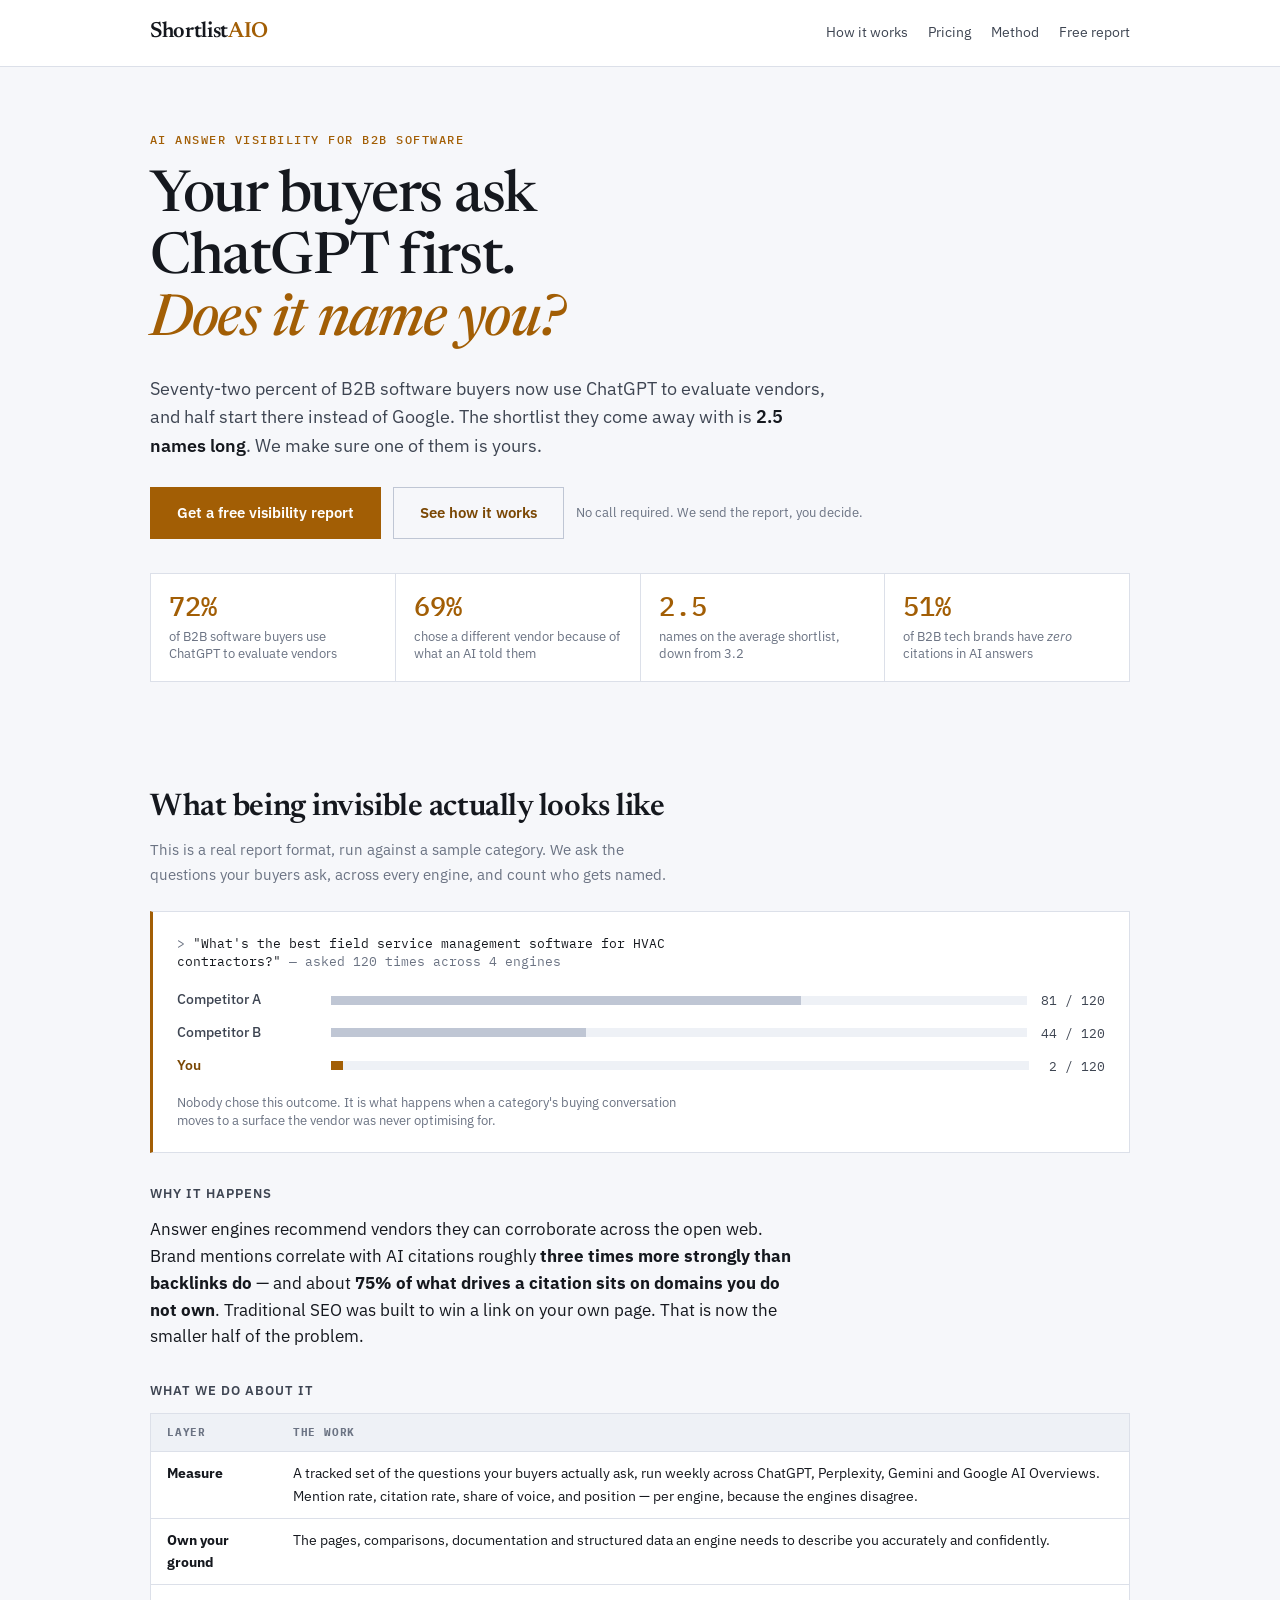
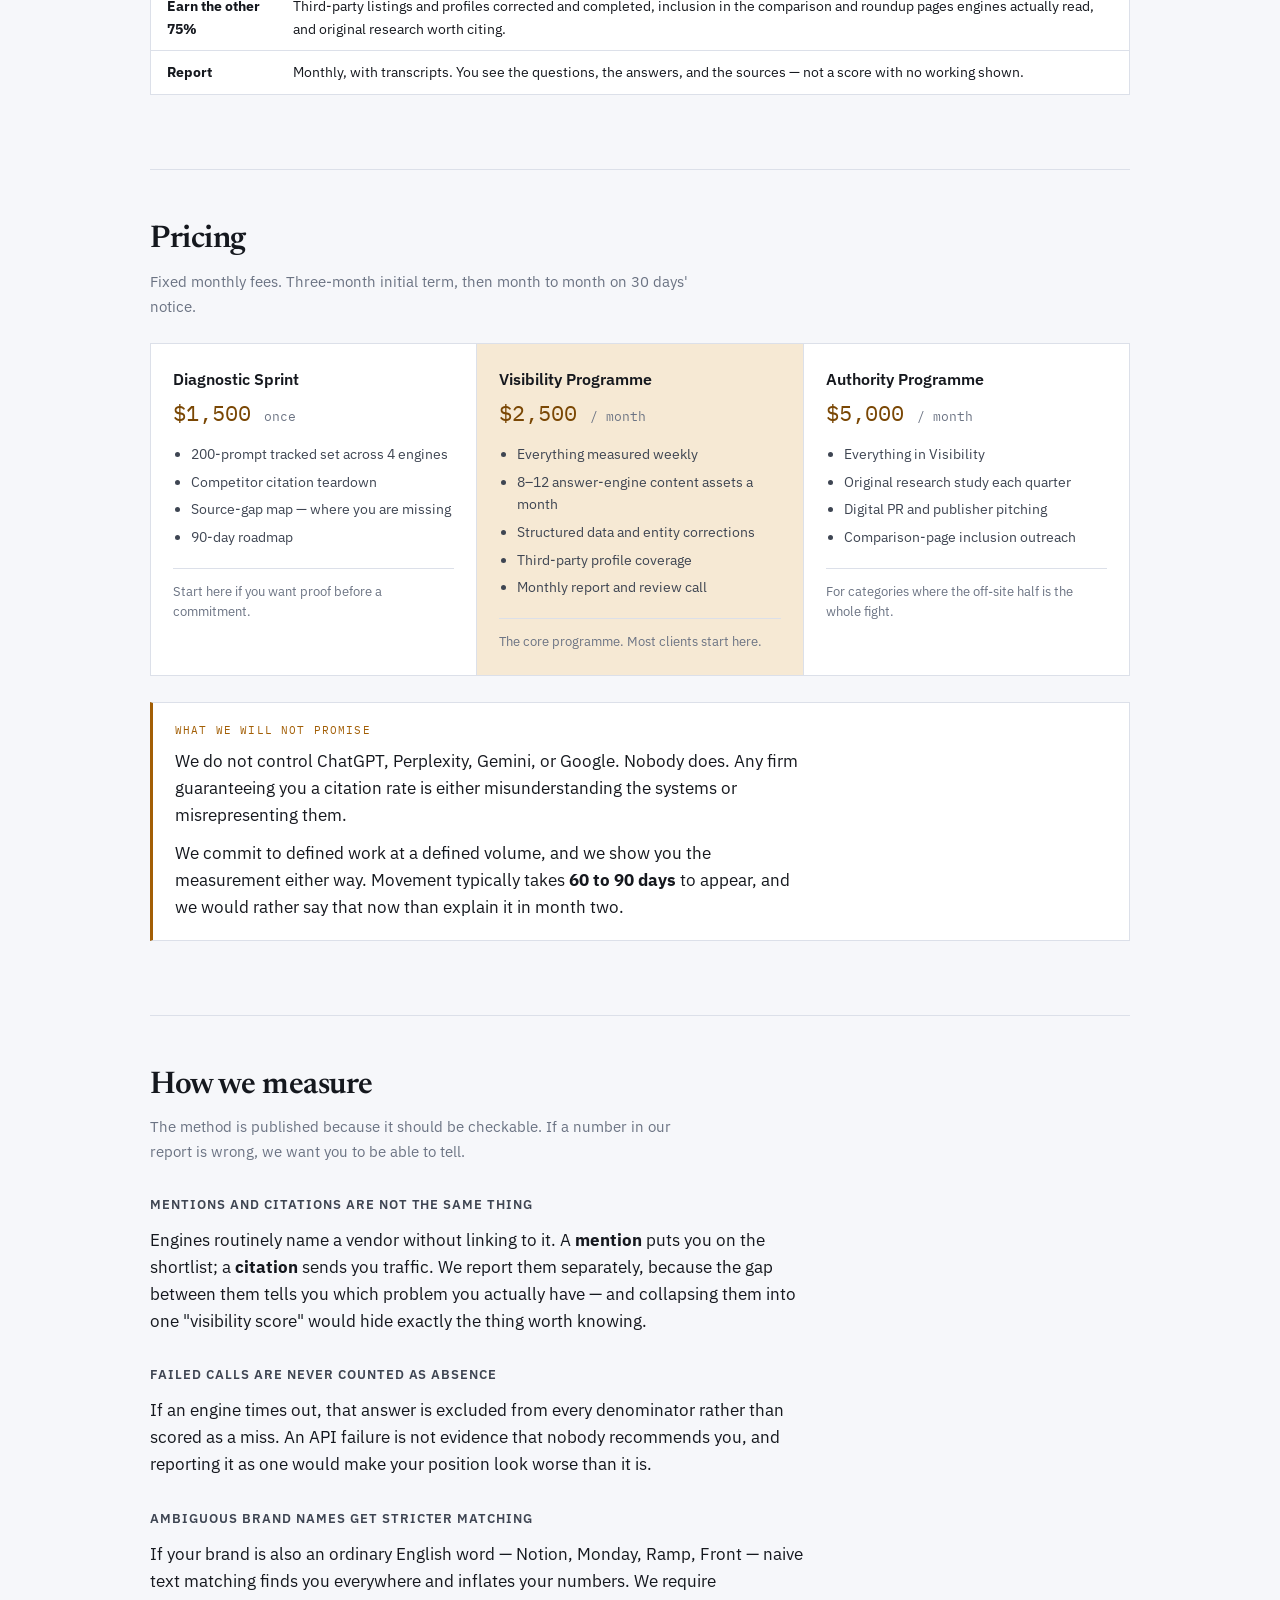
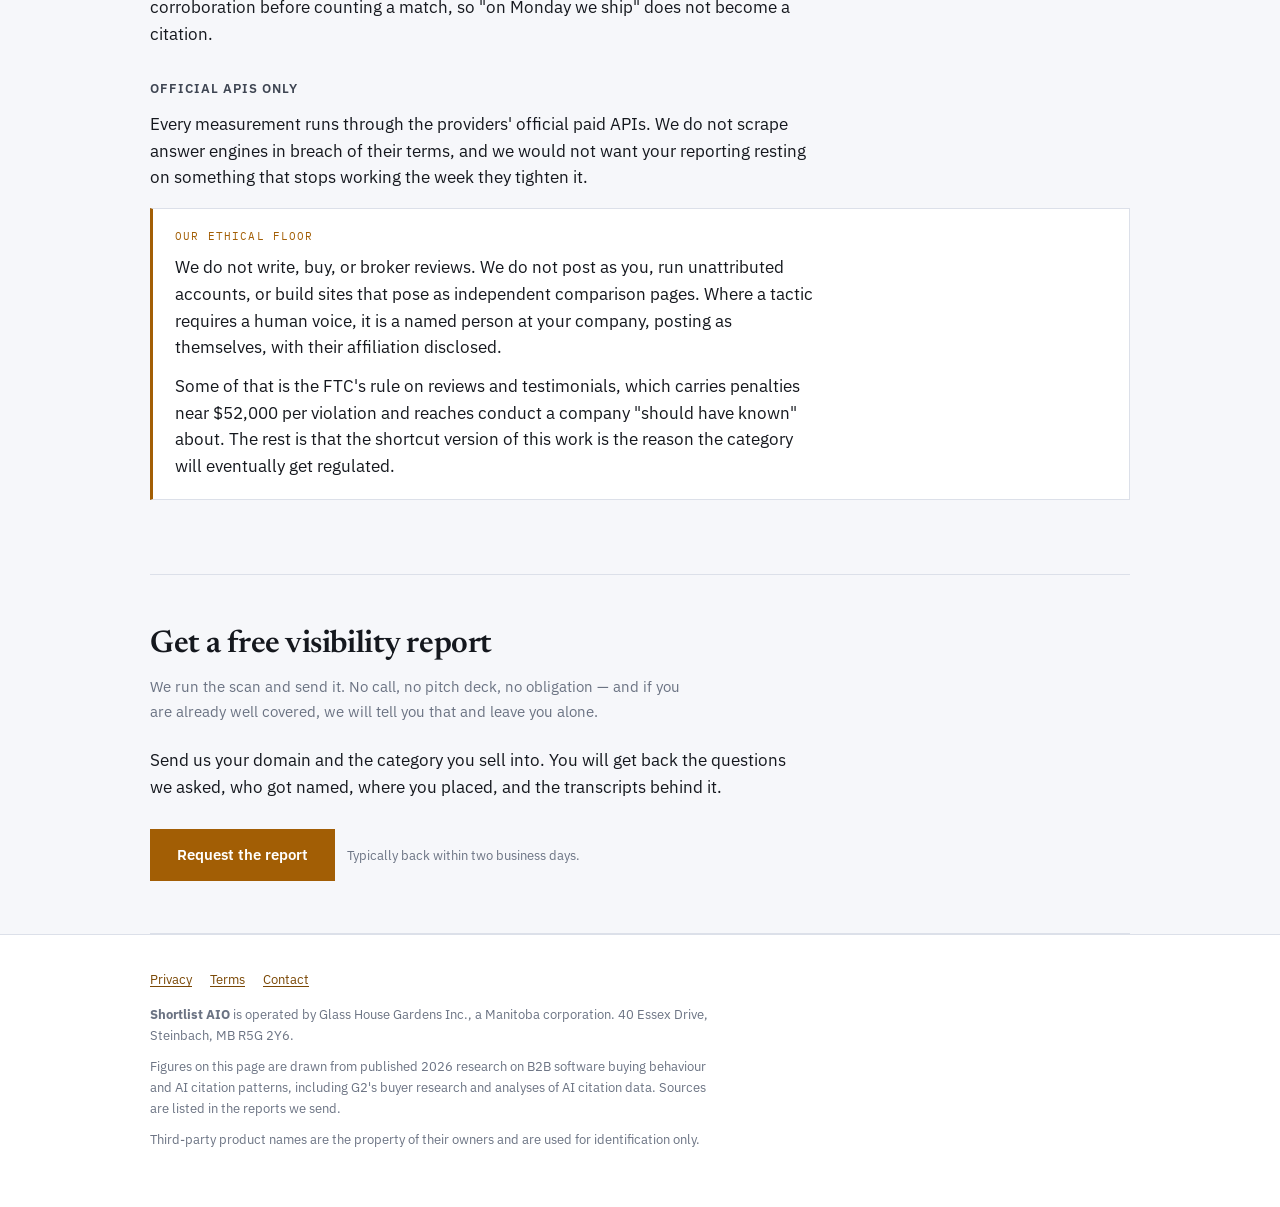
<file: site/index.html>
<!doctype html>
<html lang="en">
<head>
<meta charset="utf-8">
<meta name="viewport" content="width=device-width, initial-scale=1">
<title>Shortlist AIO — get named when buyers ask AI which tool to use</title>
<meta name="description" content="We make B2B software companies the vendor that ChatGPT, Perplexity, Gemini and Google AI Overviews recommend when a buyer asks for the best tool in the category.">
<meta property="og:title" content="Shortlist AIO">
<meta property="og:description" content="Half of B2B tech brands have zero citations in AI answers. We fix that.">
<meta property="og:type" content="website">
<link rel="preconnect" href="https://fonts.googleapis.com">
<link rel="preconnect" href="https://fonts.gstatic.com" crossorigin>
<link rel="stylesheet" href="https://fonts.googleapis.com/css2?family=Newsreader:ital,opsz,wght@0,6..72,400;0,6..72,500;0,6..72,600;1,6..72,400&family=IBM+Plex+Mono:wght@400;500&family=IBM+Plex+Sans:wght@400;500;600&display=swap">
<link rel="stylesheet" href="styles.css">
</head>
<body>

<header class="site"><div class="wrap"><div class="bar">
  <a class="wordmark" href="/">Shortlist<span>AIO</span></a>
  <nav>
    <a href="#how">How it works</a>
    <a href="#pricing">Pricing</a>
    <a href="#method">Method</a>
    <a href="#report">Free report</a>
  </nav>
</div></div></header>

<div class="wrap">

<div class="hero">
  <p class="eyebrow">AI answer visibility for B2B software</p>
  <h1>Your buyers ask ChatGPT first. <em>Does it name you?</em></h1>
  <p class="lede">Seventy-two percent of B2B software buyers now use ChatGPT to evaluate vendors, and half start there instead of Google. The shortlist they come away with is <strong>2.5 names long</strong>. We make sure one of them is yours.</p>

  <div class="actions">
    <a class="btn" href="#report">Get a free visibility report</a>
    <a class="btn ghost" href="#how">See how it works</a>
    <p class="fine">No call required. We send the report, you decide.</p>
  </div>

  <div class="stats">
    <div class="stat"><span class="n">72%</span><span class="l">of B2B software buyers use ChatGPT to evaluate vendors</span></div>
    <div class="stat"><span class="n">69%</span><span class="l">chose a different vendor because of what an AI told them</span></div>
    <div class="stat"><span class="n">2.5</span><span class="l">names on the average shortlist, down from 3.2</span></div>
    <div class="stat"><span class="n">51%</span><span class="l">of B2B tech brands have <em>zero</em> citations in AI answers</span></div>
  </div>
</div>

<section id="how">
  <h2>What being invisible actually looks like</h2>
  <p class="dek">This is a real report format, run against a sample category. We ask the questions your buyers ask, across every engine, and count who gets named.</p>

  <div class="sov">
    <p class="sov-q">&gt; <span>"What's the best field service management software for HVAC contractors?"</span> — asked 120 times across 4 engines</p>
    <div class="row"><span class="nm">Competitor A</span><span class="track"><span class="fill" style="width:67.5%"></span></span><span class="val">81 / 120</span></div>
    <div class="row"><span class="nm">Competitor B</span><span class="track"><span class="fill" style="width:36.7%"></span></span><span class="val">44 / 120</span></div>
    <div class="row"><span class="nm you">You</span><span class="track"><span class="fill you" style="width:1.7%"></span></span><span class="val">2 / 120</span></div>
    <p class="cap">Nobody chose this outcome. It is what happens when a category's buying conversation moves to a surface the vendor was never optimising for.</p>
  </div>

  <h3>Why it happens</h3>
  <p>Answer engines recommend vendors they can corroborate across the open web. Brand mentions correlate with AI citations roughly <strong>three times more strongly than backlinks do</strong> — and about <strong>75% of what drives a citation sits on domains you do not own</strong>. Traditional SEO was built to win a link on your own page. That is now the smaller half of the problem.</p>

  <h3>What we do about it</h3>
  <div class="scroll"><table>
    <thead><tr><th>Layer</th><th>The work</th></tr></thead>
    <tbody>
      <tr><td><strong>Measure</strong></td><td>A tracked set of the questions your buyers actually ask, run weekly across ChatGPT, Perplexity, Gemini and Google AI Overviews. Mention rate, citation rate, share of voice, and position — per engine, because the engines disagree.</td></tr>
      <tr><td><strong>Own your ground</strong></td><td>The pages, comparisons, documentation and structured data an engine needs to describe you accurately and confidently.</td></tr>
      <tr><td><strong>Earn the other 75%</strong></td><td>Third-party listings and profiles corrected and completed, inclusion in the comparison and roundup pages engines actually read, and original research worth citing.</td></tr>
      <tr><td><strong>Report</strong></td><td>Monthly, with transcripts. You see the questions, the answers, and the sources — not a score with no working shown.</td></tr>
    </tbody>
  </table></div>
</section>

<section id="pricing">
  <h2>Pricing</h2>
  <p class="dek">Fixed monthly fees. Three-month initial term, then month to month on 30 days' notice.</p>

  <div class="tiers">
    <div class="tier">
      <h4>Diagnostic Sprint</h4>
      <p class="price">$1,500 <small>once</small></p>
      <ul>
        <li>200-prompt tracked set across 4 engines</li>
        <li>Competitor citation teardown</li>
        <li>Source-gap map — where you are missing</li>
        <li>90-day roadmap</li>
      </ul>
      <p class="who">Start here if you want proof before a commitment.</p>
    </div>
    <div class="tier feature">
      <h4>Visibility Programme</h4>
      <p class="price">$2,500 <small>/ month</small></p>
      <ul>
        <li>Everything measured weekly</li>
        <li>8–12 answer-engine content assets a month</li>
        <li>Structured data and entity corrections</li>
        <li>Third-party profile coverage</li>
        <li>Monthly report and review call</li>
      </ul>
      <p class="who">The core programme. Most clients start here.</p>
    </div>
    <div class="tier">
      <h4>Authority Programme</h4>
      <p class="price">$5,000 <small>/ month</small></p>
      <ul>
        <li>Everything in Visibility</li>
        <li>Original research study each quarter</li>
        <li>Digital PR and publisher pitching</li>
        <li>Comparison-page inclusion outreach</li>
      </ul>
      <p class="who">For categories where the off-site half is the whole fight.</p>
    </div>
  </div>

  <div class="note" style="margin-top:26px">
    <span class="tag">What we will not promise</span>
    <p>We do not control ChatGPT, Perplexity, Gemini, or Google. Nobody does. Any firm guaranteeing you a citation rate is either misunderstanding the systems or misrepresenting them.</p>
    <p>We commit to defined work at a defined volume, and we show you the measurement either way. Movement typically takes <strong>60 to 90 days</strong> to appear, and we would rather say that now than explain it in month two.</p>
  </div>
</section>

<section id="method">
  <h2>How we measure</h2>
  <p class="dek">The method is published because it should be checkable. If a number in our report is wrong, we want you to be able to tell.</p>

  <h3>Mentions and citations are not the same thing</h3>
  <p>Engines routinely name a vendor without linking to it. A <strong>mention</strong> puts you on the shortlist; a <strong>citation</strong> sends you traffic. We report them separately, because the gap between them tells you which problem you actually have — and collapsing them into one "visibility score" would hide exactly the thing worth knowing.</p>

  <h3>Failed calls are never counted as absence</h3>
  <p>If an engine times out, that answer is excluded from every denominator rather than scored as a miss. An API failure is not evidence that nobody recommends you, and reporting it as one would make your position look worse than it is.</p>

  <h3>Ambiguous brand names get stricter matching</h3>
  <p>If your brand is also an ordinary English word — Notion, Monday, Ramp, Front — naive text matching finds you everywhere and inflates your numbers. We require corroboration before counting a match, so "on Monday we ship" does not become a citation.</p>

  <h3>Official APIs only</h3>
  <p>Every measurement runs through the providers' official paid APIs. We do not scrape answer engines in breach of their terms, and we would not want your reporting resting on something that stops working the week they tighten it.</p>

  <div class="note">
    <span class="tag">Our ethical floor</span>
    <p>We do not write, buy, or broker reviews. We do not post as you, run unattributed accounts, or build sites that pose as independent comparison pages. Where a tactic requires a human voice, it is a named person at your company, posting as themselves, with their affiliation disclosed.</p>
    <p>Some of that is the FTC's rule on reviews and testimonials, which carries penalties near $52,000 per violation and reaches conduct a company "should have known" about. The rest is that the shortcut version of this work is the reason the category will eventually get regulated.</p>
  </div>
</section>

<section id="report">
  <h2>Get a free visibility report</h2>
  <p class="dek">We run the scan and send it. No call, no pitch deck, no obligation — and if you are already well covered, we will tell you that and leave you alone.</p>
  <p>Send us your domain and the category you sell into. You will get back the questions we asked, who got named, where you placed, and the transcripts behind it.</p>
  <div class="actions">
    <a class="btn" href="mailto:hello@shortlistaio.com?subject=Free%20visibility%20report&amp;body=Company%20domain%3A%20%0ACategory%20we%20sell%20into%3A%20%0AThree%20competitors%20we%20care%20about%3A%20%0A">Request the report</a>
    <p class="fine">Typically back within two business days.</p>
  </div>
</section>

</div>

<footer class="site"><div class="wrap">
  <nav>
    <a href="/privacy.html">Privacy</a>
    <a href="/terms.html">Terms</a>
    <a href="mailto:hello@shortlistaio.com">Contact</a>
  </nav>
  <p><strong>Shortlist AIO</strong> is operated by Glass House Gardens Inc., a Manitoba corporation. 40 Essex Drive, Steinbach, MB R5G 2Y6.</p>
  <p>Figures on this page are drawn from published 2026 research on B2B software buying behaviour and AI citation patterns, including G2's buyer research and analyses of AI citation data. Sources are listed in the reports we send.</p>
  <p>Third-party product names are the property of their owners and are used for identification only.</p>
</div></footer>

</body>
</html>
</file>
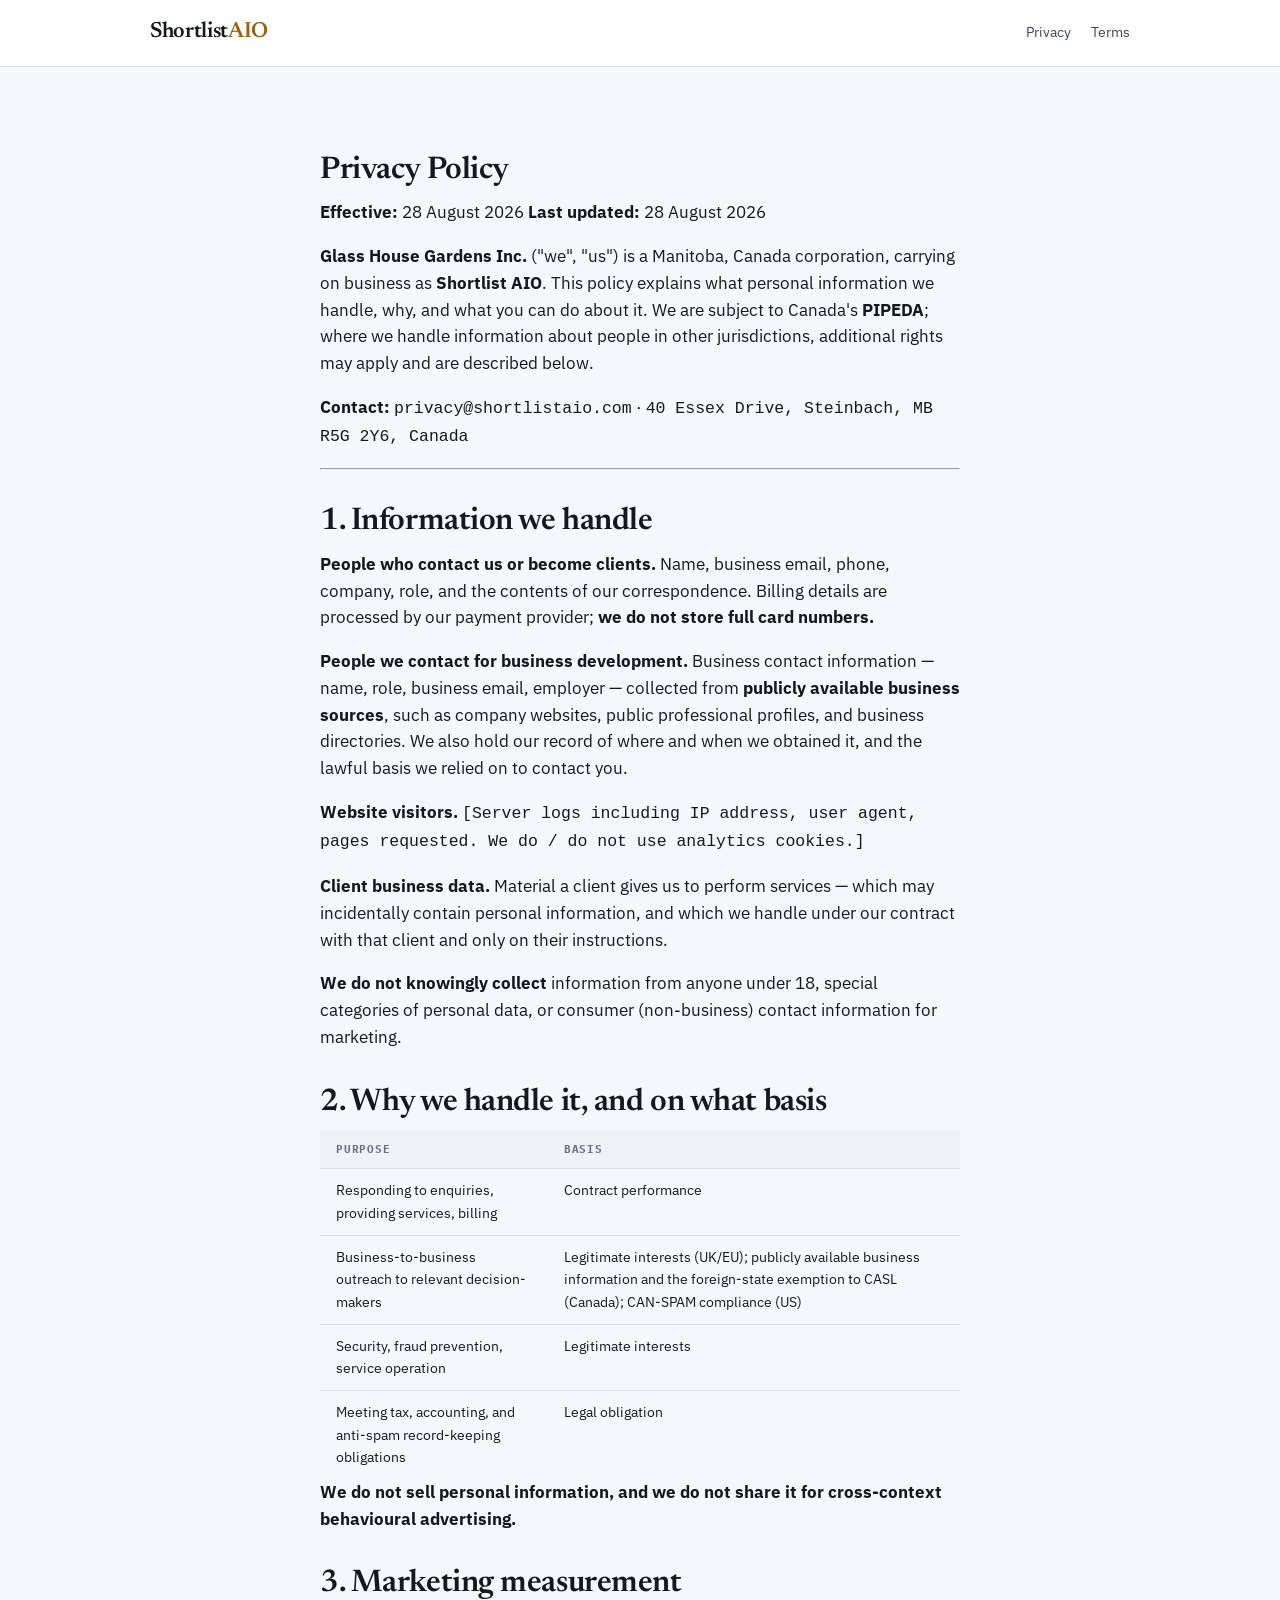
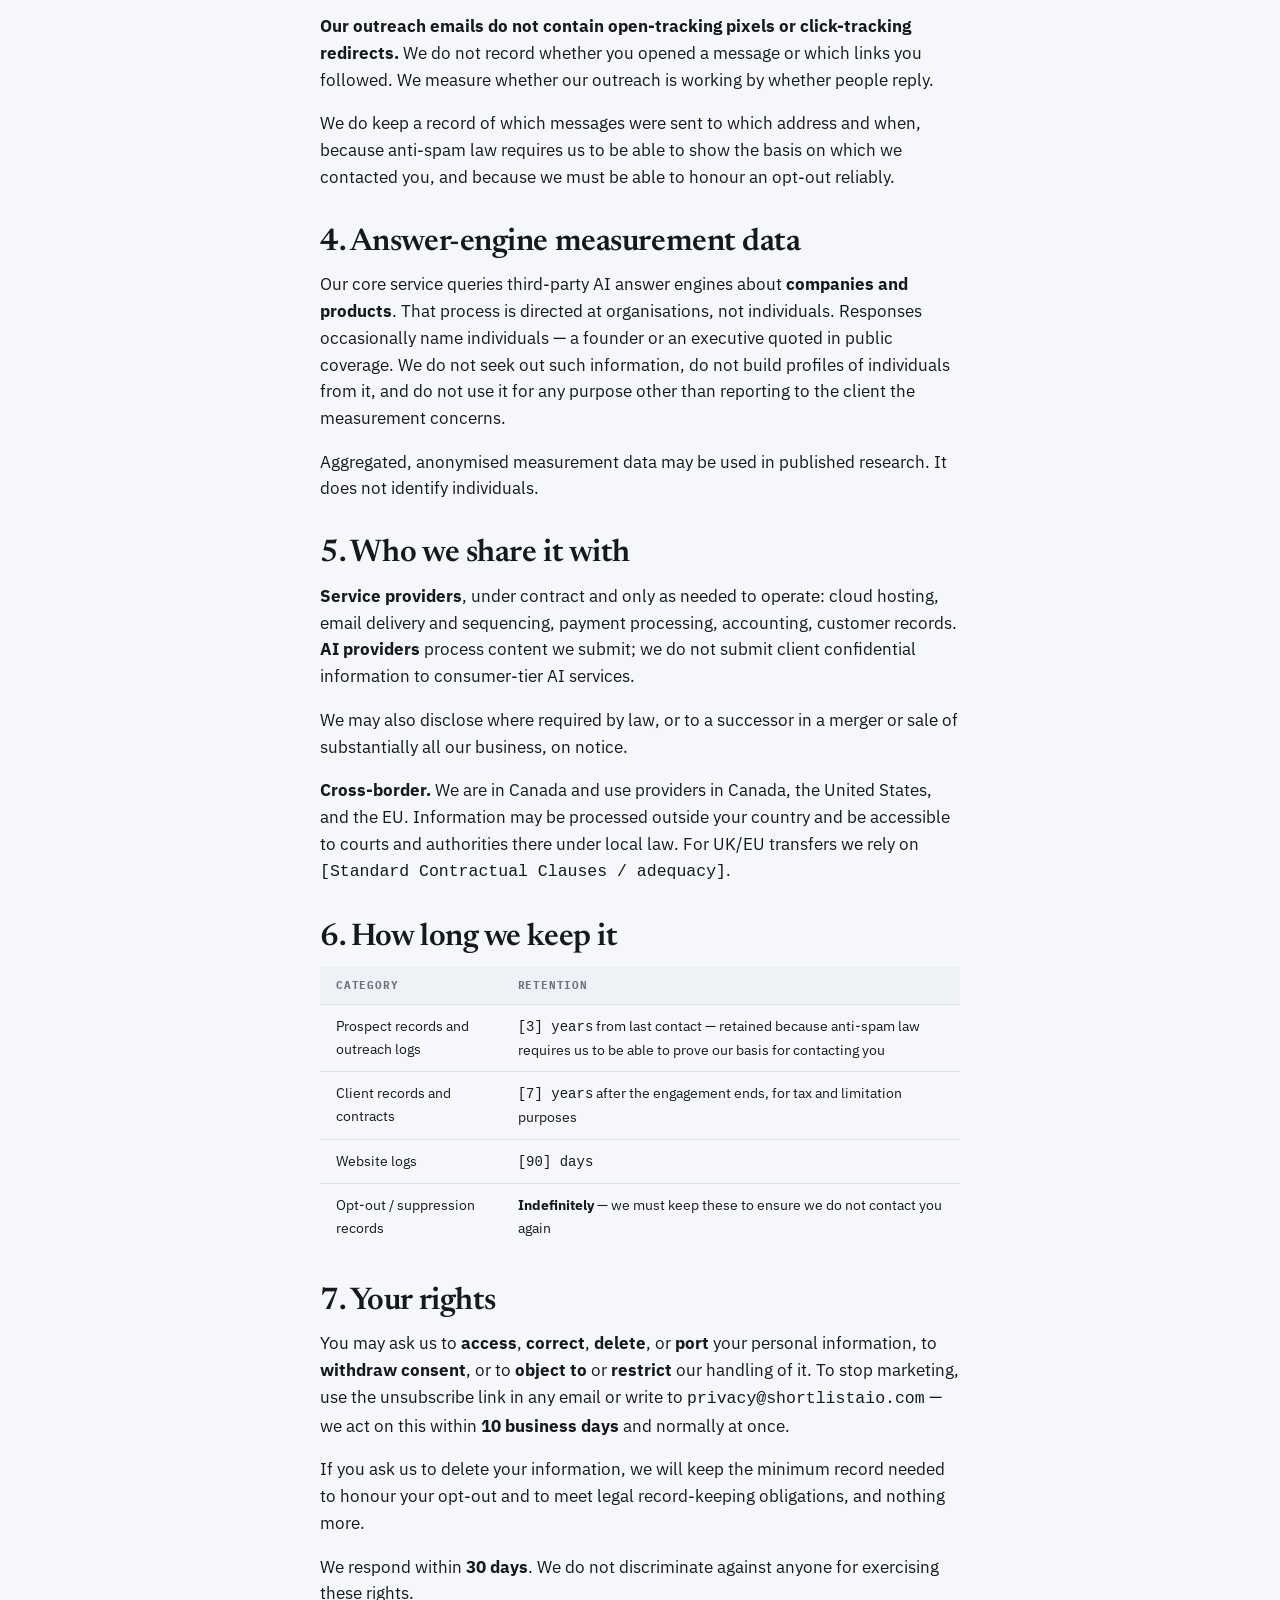
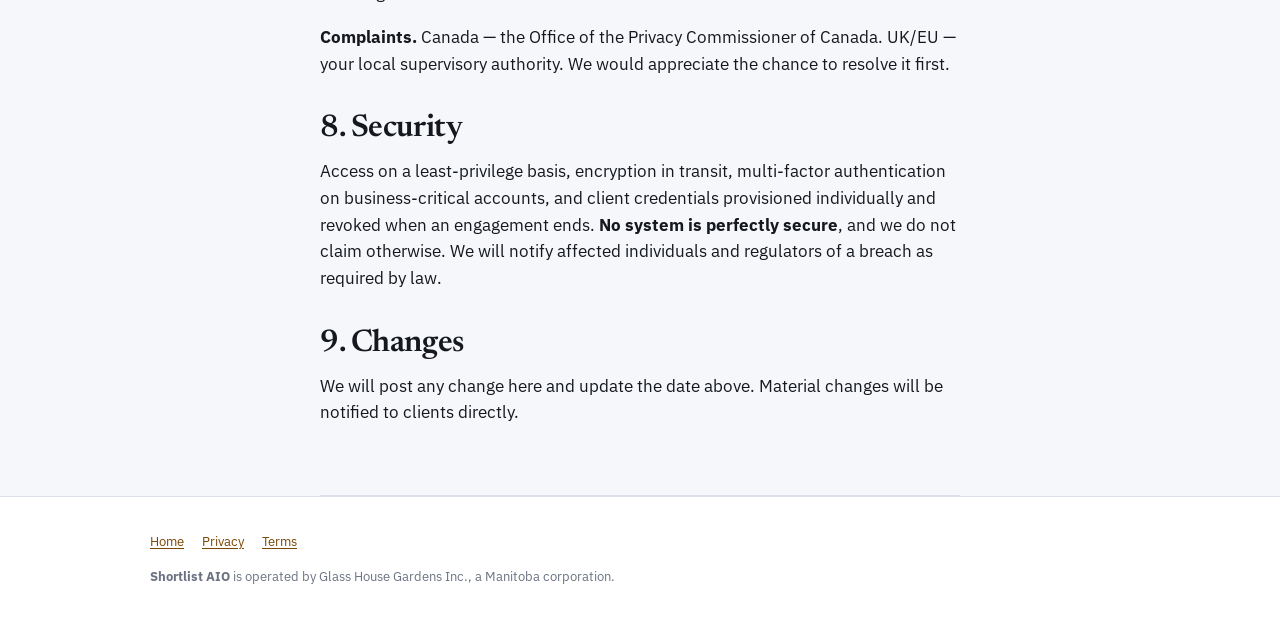
<file: site/privacy.html>
<!doctype html>
<html lang="en">
<head>
<meta charset="utf-8">
<meta name="viewport" content="width=device-width, initial-scale=1">
<title>Privacy Policy — Shortlist AIO</title>
<meta name="robots" content="noindex">
<link rel="preconnect" href="https://fonts.googleapis.com">
<link rel="preconnect" href="https://fonts.gstatic.com" crossorigin>
<link rel="stylesheet" href="https://fonts.googleapis.com/css2?family=Newsreader:opsz,wght@6..72,400;6..72,500;6..72,600&family=IBM+Plex+Mono:wght@400;500&family=IBM+Plex+Sans:wght@400;500;600&display=swap">
<link rel="stylesheet" href="styles.css">
</head>
<body>
<header class="site"><div class="wrap"><div class="bar">
  <a class="wordmark" href="/">Shortlist<span>AIO</span></a>
  <nav><a href="/privacy.html">Privacy</a><a href="/terms.html">Terms</a></nav>
</div></div></header>
<div class="wrap narrow doc">
<section>
<h2>Privacy Policy</h2>
<p><strong>Effective:</strong> 28 August 2026 <strong>Last updated:</strong> 28 August 2026</p>
<p><strong>Glass House Gardens Inc.</strong> ("we", "us") is a Manitoba, Canada corporation, carrying on business as <strong>Shortlist AIO</strong>. This
policy explains what personal information we handle, why, and what you can do
about it. We are subject to Canada's <strong>PIPEDA</strong>; where we handle information
about people in other jurisdictions, additional rights may apply and are
described below.</p>
<p><strong>Contact:</strong> <code>privacy@shortlistaio.com</code> · <code>40 Essex Drive, Steinbach, MB R5G 2Y6, Canada</code></p>
<hr />
<h2>1. Information we handle</h2>
<p><strong>People who contact us or become clients.</strong> Name, business email, phone,
company, role, and the contents of our correspondence. Billing details are
processed by our payment provider; <strong>we do not store full card numbers.</strong></p>
<p><strong>People we contact for business development.</strong> Business contact information —
name, role, business email, employer — collected from <strong>publicly available
business sources</strong>, such as company websites, public professional profiles,
and business directories. We also hold our record of where and when we
obtained it, and the lawful basis we relied on to contact you.</p>
<p><strong>Website visitors.</strong> <code>[Server logs including IP address, user agent, pages
requested. We do / do not use analytics cookies.]</code></p>
<p><strong>Client business data.</strong> Material a client gives us to perform services —
which may incidentally contain personal information, and which we handle under
our contract with that client and only on their instructions.</p>
<p><strong>We do not knowingly collect</strong> information from anyone under 18, special
categories of personal data, or consumer (non-business) contact information
for marketing.</p>
<h2>2. Why we handle it, and on what basis</h2>
<table>
<thead>
<tr>
<th>Purpose</th>
<th>Basis</th>
</tr>
</thead>
<tbody>
<tr>
<td>Responding to enquiries, providing services, billing</td>
<td>Contract performance</td>
</tr>
<tr>
<td>Business-to-business outreach to relevant decision-makers</td>
<td>Legitimate interests (UK/EU); publicly available business information and the foreign-state exemption to CASL (Canada); CAN-SPAM compliance (US)</td>
</tr>
<tr>
<td>Security, fraud prevention, service operation</td>
<td>Legitimate interests</td>
</tr>
<tr>
<td>Meeting tax, accounting, and anti-spam record-keeping obligations</td>
<td>Legal obligation</td>
</tr>
</tbody>
</table>
<p><strong>We do not sell personal information, and we do not share it for
cross-context behavioural advertising.</strong></p>
<h2>3. Marketing measurement</h2>
<p><strong>Our outreach emails do not contain open-tracking pixels or click-tracking
redirects.</strong> We do not record whether you opened a message or which links you
followed. We measure whether our outreach is working by whether people reply.</p>
<p>We do keep a record of which messages were sent to which address and when,
because anti-spam law requires us to be able to show the basis on which we
contacted you, and because we must be able to honour an opt-out reliably.</p>
<h2>4. Answer-engine measurement data</h2>
<p>Our core service queries third-party AI answer engines about <strong>companies and
products</strong>. That process is directed at organisations, not individuals.
Responses occasionally name individuals — a founder or an executive quoted in
public coverage. We do not seek out such information, do not build profiles of
individuals from it, and do not use it for any purpose other than reporting to
the client the measurement concerns.</p>
<p>Aggregated, anonymised measurement data may be used in published research. It
does not identify individuals.</p>
<h2>5. Who we share it with</h2>
<p><strong>Service providers</strong>, under contract and only as needed to operate: cloud
hosting, email delivery and sequencing, payment processing, accounting,
customer records. <strong>AI providers</strong> process content we submit; we do not submit
client confidential information to consumer-tier AI services.</p>
<p>We may also disclose where required by law, or to a successor in a merger or
sale of substantially all our business, on notice.</p>
<p><strong>Cross-border.</strong> We are in Canada and use providers in Canada, the United
States, and the EU. Information may be processed outside your country and be
accessible to courts and authorities there under local law. For UK/EU
transfers we rely on <code>[Standard Contractual Clauses / adequacy]</code>.</p>
<h2>6. How long we keep it</h2>
<table>
<thead>
<tr>
<th>Category</th>
<th>Retention</th>
</tr>
</thead>
<tbody>
<tr>
<td>Prospect records and outreach logs</td>
<td><code>[3] years</code> from last contact — retained because anti-spam law requires us to be able to prove our basis for contacting you</td>
</tr>
<tr>
<td>Client records and contracts</td>
<td><code>[7] years</code> after the engagement ends, for tax and limitation purposes</td>
</tr>
<tr>
<td>Website logs</td>
<td><code>[90] days</code></td>
</tr>
<tr>
<td>Opt-out / suppression records</td>
<td><strong>Indefinitely</strong> — we must keep these to ensure we do not contact you again</td>
</tr>
</tbody>
</table>
<h2>7. Your rights</h2>
<p>You may ask us to <strong>access</strong>, <strong>correct</strong>, <strong>delete</strong>, or <strong>port</strong> your
personal information, to <strong>withdraw consent</strong>, or to <strong>object to</strong> or
<strong>restrict</strong> our handling of it. To stop marketing, use the unsubscribe link
in any email or write to <code>privacy@shortlistaio.com</code> — we act on this within <strong>10
business days</strong> and normally at once.</p>
<p>If you ask us to delete your information, we will keep the minimum record
needed to honour your opt-out and to meet legal record-keeping obligations,
and nothing more.</p>
<p>We respond within <strong>30 days</strong>. We do not discriminate against anyone for
exercising these rights.</p>
<p><strong>Complaints.</strong> Canada — the Office of the Privacy Commissioner of Canada.
UK/EU — your local supervisory authority. We would appreciate the chance to
resolve it first.</p>
<h2>8. Security</h2>
<p>Access on a least-privilege basis, encryption in transit, multi-factor
authentication on business-critical accounts, and client credentials
provisioned individually and revoked when an engagement ends. <strong>No system is
perfectly secure</strong>, and we do not claim otherwise. We will notify affected
individuals and regulators of a breach as required by law.</p>
<h2>9. Changes</h2>
<p>We will post any change here and update the date above. Material changes will
be notified to clients directly.</p>
</section>
</div>
<footer class="site"><div class="wrap">
  <nav><a href="/">Home</a><a href="/privacy.html">Privacy</a><a href="/terms.html">Terms</a></nav>
  <p><strong>Shortlist AIO</strong> is operated by Glass House Gardens Inc., a Manitoba corporation.</p>
</div></footer>
</body>
</html>
</file>
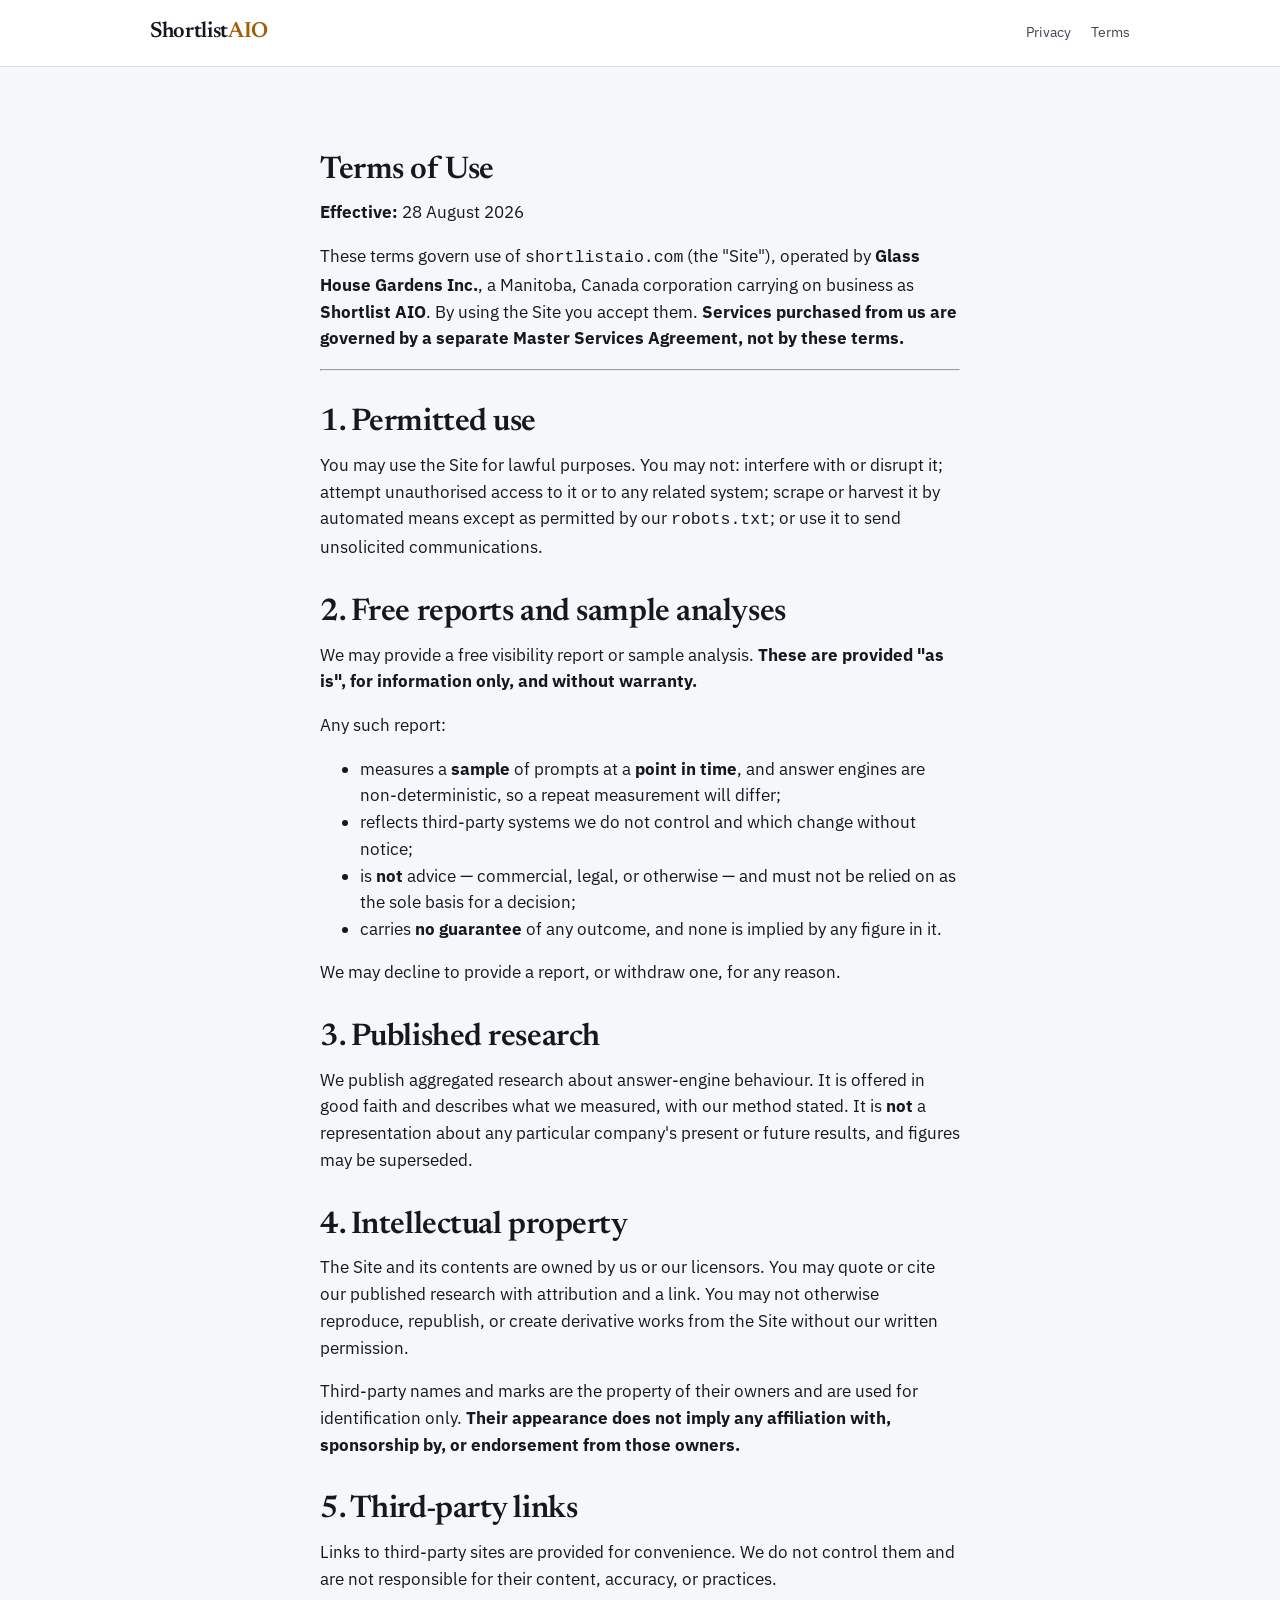
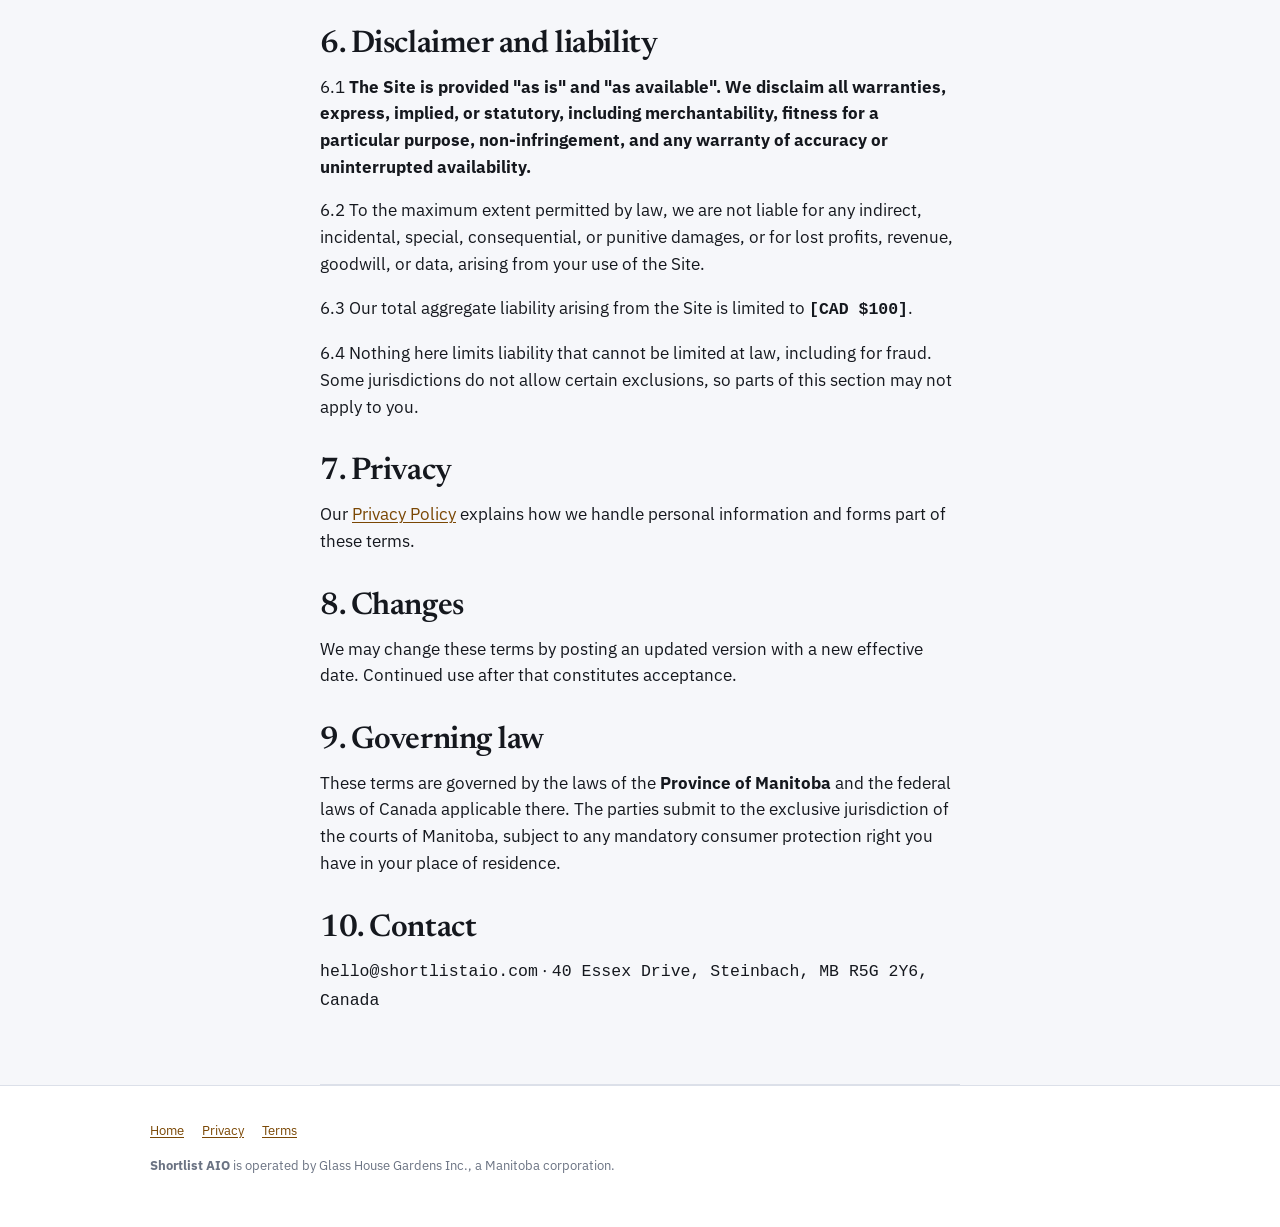
<file: site/terms.html>
<!doctype html>
<html lang="en">
<head>
<meta charset="utf-8">
<meta name="viewport" content="width=device-width, initial-scale=1">
<title>Terms of Use — Shortlist AIO</title>
<meta name="robots" content="noindex">
<link rel="preconnect" href="https://fonts.googleapis.com">
<link rel="preconnect" href="https://fonts.gstatic.com" crossorigin>
<link rel="stylesheet" href="https://fonts.googleapis.com/css2?family=Newsreader:opsz,wght@6..72,400;6..72,500;6..72,600&family=IBM+Plex+Mono:wght@400;500&family=IBM+Plex+Sans:wght@400;500;600&display=swap">
<link rel="stylesheet" href="styles.css">
</head>
<body>
<header class="site"><div class="wrap"><div class="bar">
  <a class="wordmark" href="/">Shortlist<span>AIO</span></a>
  <nav><a href="/privacy.html">Privacy</a><a href="/terms.html">Terms</a></nav>
</div></div></header>
<div class="wrap narrow doc">
<section>
<h2>Terms of Use</h2>
<p><strong>Effective:</strong> 28 August 2026</p>
<p>These terms govern use of <code>shortlistaio.com</code> (the "Site"), operated by <strong>Glass House Gardens Inc.</strong>, a Manitoba, Canada corporation carrying on business as <strong>Shortlist AIO</strong>. By using the Site you
accept them. <strong>Services purchased from us are governed by a separate Master
Services Agreement, not by these terms.</strong></p>
<hr />
<h2>1. Permitted use</h2>
<p>You may use the Site for lawful purposes. You may not: interfere with or
disrupt it; attempt unauthorised access to it or to any related system;
scrape or harvest it by automated means except as permitted by our
<code>robots.txt</code>; or use it to send unsolicited communications.</p>
<h2>2. Free reports and sample analyses</h2>
<p>We may provide a free visibility report or sample analysis. <strong>These are
provided "as is", for information only, and without warranty.</strong></p>
<p>Any such report:</p>
<ul>
<li>measures a <strong>sample</strong> of prompts at a <strong>point in time</strong>, and answer engines are non-deterministic, so a repeat measurement will differ;</li>
<li>reflects third-party systems we do not control and which change without notice;</li>
<li>is <strong>not</strong> advice — commercial, legal, or otherwise — and must not be relied on as the sole basis for a decision;</li>
<li>carries <strong>no guarantee</strong> of any outcome, and none is implied by any figure in it.</li>
</ul>
<p>We may decline to provide a report, or withdraw one, for any reason.</p>
<h2>3. Published research</h2>
<p>We publish aggregated research about answer-engine behaviour. It is offered in
good faith and describes what we measured, with our method stated. It is
<strong>not</strong> a representation about any particular company's present or future
results, and figures may be superseded.</p>
<h2>4. Intellectual property</h2>
<p>The Site and its contents are owned by us or our licensors. You may quote or
cite our published research with attribution and a link. You may not otherwise
reproduce, republish, or create derivative works from the Site without our
written permission.</p>
<p>Third-party names and marks are the property of their owners and are used for
identification only. <strong>Their appearance does not imply any affiliation with,
sponsorship by, or endorsement from those owners.</strong></p>
<h2>5. Third-party links</h2>
<p>Links to third-party sites are provided for convenience. We do not control
them and are not responsible for their content, accuracy, or practices.</p>
<h2>6. Disclaimer and liability</h2>
<p>6.1 <strong>The Site is provided "as is" and "as available". We disclaim all
warranties, express, implied, or statutory, including merchantability, fitness
for a particular purpose, non-infringement, and any warranty of accuracy or
uninterrupted availability.</strong></p>
<p>6.2 To the maximum extent permitted by law, we are not liable for any
indirect, incidental, special, consequential, or punitive damages, or for lost
profits, revenue, goodwill, or data, arising from your use of the Site.</p>
<p>6.3 Our total aggregate liability arising from the Site is limited to
<strong><code>[CAD $100]</code></strong>.</p>
<p>6.4 Nothing here limits liability that cannot be limited at law, including for
fraud. Some jurisdictions do not allow certain exclusions, so parts of this
section may not apply to you.</p>
<h2>7. Privacy</h2>
<p>Our <a href="/privacy">Privacy Policy</a> explains how we handle personal information and
forms part of these terms.</p>
<h2>8. Changes</h2>
<p>We may change these terms by posting an updated version with a new effective
date. Continued use after that constitutes acceptance.</p>
<h2>9. Governing law</h2>
<p>These terms are governed by the laws of the <strong>Province of Manitoba</strong> and the
federal laws of Canada applicable there. The parties submit to the exclusive
jurisdiction of the courts of Manitoba, subject to any mandatory consumer
protection right you have in your place of residence.</p>
<h2>10. Contact</h2>
<p><code>hello@shortlistaio.com</code> · <code>40 Essex Drive, Steinbach, MB R5G 2Y6, Canada</code></p>
</section>
</div>
<footer class="site"><div class="wrap">
  <nav><a href="/">Home</a><a href="/privacy.html">Privacy</a><a href="/terms.html">Terms</a></nav>
  <p><strong>Shortlist AIO</strong> is operated by Glass House Gardens Inc., a Manitoba corporation.</p>
</div></footer>
</body>
</html>
</file>
<file: site/styles.css>
/* Shortlist AIO — site styles.
   One stylesheet shared by every page so the site, the client report, and the
   plan document read as one system. */
:root{
  --paper:#F6F7FA;--surface:#FFF;--surface-2:#EEF1F6;
  --ink:#15181E;--ink-mid:#3E4552;--ink-soft:#6B7383;
  --rule:#DCE0E9;--rule-strong:#BFC6D4;
  --signal:#A25E05;--signal-ink:#7A4704;--signal-wash:#F6E9D4;
  --good:#1D6B4C;--crit:#9E2A2E;
}
@media (prefers-color-scheme:dark){:root{
  --paper:#0E1116;--surface:#161A21;--surface-2:#1D222B;
  --ink:#E9EBF0;--ink-mid:#B6BCC9;--ink-soft:#8A92A1;
  --rule:#262C36;--rule-strong:#39414E;
  --signal:#E5A144;--signal-ink:#F0BE7C;--signal-wash:#2E2413;
  --good:#5CBF92;--crit:#E0797C;
}}
*{box-sizing:border-box}
body{margin:0;background:var(--paper);color:var(--ink);
  font-family:"IBM Plex Sans",system-ui,-apple-system,"Segoe UI",sans-serif;
  font-size:16.5px;line-height:1.62;-webkit-font-smoothing:antialiased}
.wrap{max-width:1060px;margin:0 auto;padding:0 clamp(18px,4vw,40px)}
.narrow{max-width:720px}
a{color:var(--signal-ink);text-decoration:underline;text-underline-offset:2px}
:focus-visible{outline:2px solid var(--signal);outline-offset:2px}

header.site{border-bottom:1px solid var(--rule);background:var(--surface);position:sticky;top:0;z-index:10}
.bar{display:flex;align-items:center;gap:22px;padding:15px 0}
.wordmark{font-family:"Newsreader",Georgia,serif;font-size:22px;font-weight:600;
  letter-spacing:-.015em;margin:0;text-decoration:none;color:var(--ink)}
.wordmark span{color:var(--signal)}
.bar nav{margin-left:auto;display:flex;gap:20px;font-size:14px}
.bar nav a{color:var(--ink-mid);text-decoration:none}
.bar nav a:hover{color:var(--signal-ink)}

h1{font-family:"Newsreader",Georgia,serif;font-weight:500;
  font-size:clamp(2.1rem,5.2vw,3.6rem);line-height:1.07;letter-spacing:-.022em;
  margin:0 0 22px;max-width:18ch;text-wrap:balance}
h1 em{font-style:italic;color:var(--signal)}
h2{font-family:"Newsreader",Georgia,serif;font-weight:600;
  font-size:clamp(1.45rem,3vw,1.95rem);line-height:1.18;letter-spacing:-.014em;
  margin:0 0 10px;text-wrap:balance}
h3{font-size:.82rem;font-weight:600;letter-spacing:.075em;text-transform:uppercase;
  color:var(--ink-mid);margin:30px 0 12px}
p{max-width:66ch;margin:0 0 17px}
.eyebrow{font-family:"IBM Plex Mono",monospace;font-size:11.5px;font-weight:500;
  letter-spacing:.13em;text-transform:uppercase;color:var(--signal);margin:0 0 18px}
.lede{font-size:1.13rem;line-height:1.56;color:var(--ink-mid);max-width:62ch}
.lede strong{color:var(--ink);font-weight:600}
.dek{color:var(--ink-soft);font-size:.96rem;margin:0 0 24px;max-width:60ch}

section{padding:52px 0;border-bottom:1px solid var(--rule)}
.hero{padding:64px 0 56px}

.btn{display:inline-block;background:var(--signal);color:#fff;text-decoration:none;
  font-weight:600;font-size:15px;padding:13px 26px;border:1px solid var(--signal)}
.btn:hover{background:var(--signal-ink);border-color:var(--signal-ink)}
.btn.ghost{background:transparent;color:var(--signal-ink);border-color:var(--rule-strong)}
.btn.ghost:hover{background:var(--surface-2);color:var(--signal-ink)}
.actions{display:flex;flex-wrap:wrap;gap:12px;margin-top:28px;align-items:center}
.actions .fine{font-size:13px;color:var(--ink-soft);margin:0}

.stats{display:grid;grid-template-columns:repeat(auto-fit,minmax(158px,1fr));gap:1px;
  background:var(--rule);border:1px solid var(--rule);margin:34px 0 0}
.stat{background:var(--surface);padding:18px}
.stat .n{font-family:"IBM Plex Mono",monospace;font-size:1.7rem;font-weight:500;
  color:var(--signal);line-height:1.05;font-variant-numeric:tabular-nums;display:block}
.stat .l{font-size:12.5px;color:var(--ink-soft);margin-top:7px;display:block;line-height:1.42}

.sov{margin:0;padding:22px 24px;background:var(--surface);border:1px solid var(--rule);
  border-left:3px solid var(--signal)}
.sov-q{font-family:"IBM Plex Mono",monospace;font-size:12.5px;color:var(--ink-soft);
  margin:0 0 18px;line-height:1.5}
.sov-q span{color:var(--ink)}
.row{display:grid;grid-template-columns:minmax(88px,140px) 1fr minmax(62px,auto);
  align-items:center;gap:14px;margin-bottom:11px}
.row:last-child{margin-bottom:0}
.nm{font-size:13.5px;color:var(--ink-mid);font-weight:500}
.nm.you{color:var(--signal-ink);font-weight:600}
.track{height:9px;background:var(--surface-2);position:relative;overflow:hidden}
.fill{position:absolute;inset:0 auto 0 0;background:var(--rule-strong)}
.fill.you{background:var(--signal)}
.val{font-family:"IBM Plex Mono",monospace;font-size:12.5px;
  font-variant-numeric:tabular-nums;color:var(--ink-mid);text-align:right}
.cap{margin:16px 0 0;font-size:12.5px;color:var(--ink-soft);line-height:1.5}

.tiers{display:grid;gap:1px;background:var(--rule);border:1px solid var(--rule)}
@media(min-width:820px){.tiers{grid-template-columns:repeat(3,1fr)}}
.tier{background:var(--surface);padding:22px 22px 24px;display:flex;flex-direction:column}
.tier.feature{background:var(--signal-wash)}
.tier h4{margin:0 0 4px;font-size:1.02rem;font-weight:600}
.tier .price{font-family:"IBM Plex Mono",monospace;font-size:1.35rem;color:var(--signal-ink);
  margin:0 0 12px;font-variant-numeric:tabular-nums}
.tier .price small{font-size:.62em;color:var(--ink-soft)}
.tier ul{margin:0;padding-left:18px;font-size:14px;color:var(--ink-mid);line-height:1.62}
.tier li{margin-bottom:5px}
.tier .who{font-size:12.5px;color:var(--ink-soft);margin:14px 0 0;padding-top:12px;
  border-top:1px solid var(--rule)}

.scroll{overflow-x:auto;border:1px solid var(--rule);background:var(--surface);margin:0 0 22px}
table{border-collapse:collapse;width:100%;min-width:520px;font-size:14px}
th,td{padding:10px 16px;text-align:left;border-bottom:1px solid var(--rule);vertical-align:top}
thead th{font-family:"IBM Plex Mono",monospace;font-size:10.5px;letter-spacing:.075em;
  text-transform:uppercase;color:var(--ink-soft);background:var(--surface-2);white-space:nowrap}
tbody tr:last-child td{border-bottom:0}

.note{background:var(--surface);border:1px solid var(--rule);border-left:3px solid var(--signal);
  padding:19px 22px;margin:0 0 22px}
.note p{margin:0;max-width:64ch}.note p+p{margin-top:12px}
.note .tag{font-family:"IBM Plex Mono",monospace;font-size:10.5px;letter-spacing:.11em;
  text-transform:uppercase;color:var(--signal);display:block;margin-bottom:9px}

footer.site{background:var(--surface);border-top:1px solid var(--rule);padding:34px 0 46px}
footer.site p{font-size:13px;color:var(--ink-soft);max-width:70ch;margin:0 0 10px}
footer.site nav{display:flex;gap:18px;font-size:13px;margin-bottom:14px;flex-wrap:wrap}

.doc h2{margin-top:34px}
.doc ul,.doc ol{max-width:66ch}
.doc blockquote{border-left:3px solid var(--signal);background:var(--surface);
  margin:0 0 20px;padding:16px 20px;color:var(--ink-mid)}
</file>
